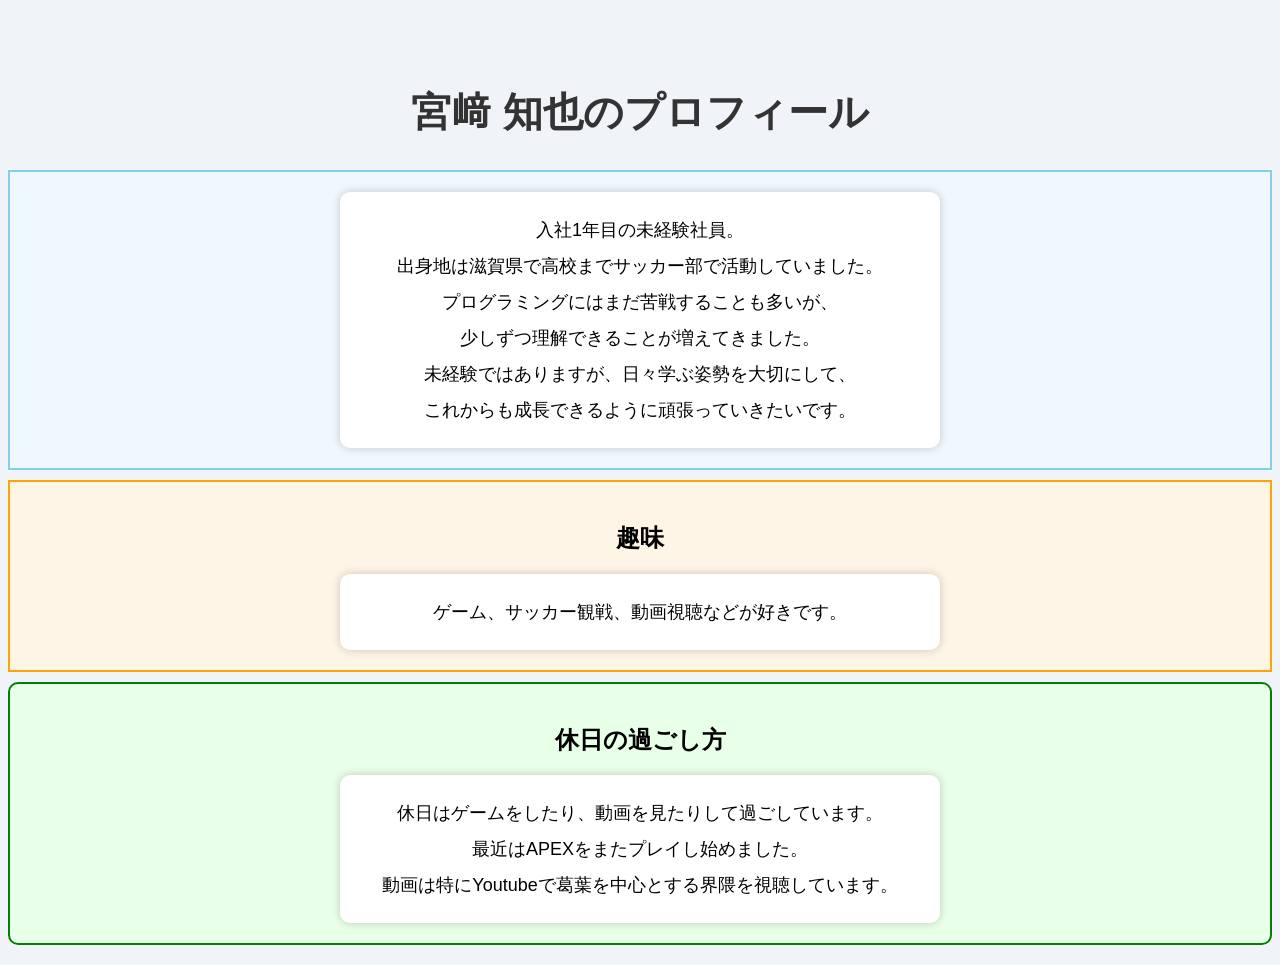
<file: index.html>
<!DOCTYPE html>
<html>
<head>
<meta charset="UTF-8">
<meta name="viewport" content="width=device-width, initial-scale=1.0">
<title>プロフィール</title>
<link rel="stylesheet" href="style.css">
</head>

<body>

<h1>宮﨑 知也のプロフィール</h1>

<div class="profile">
	<p>
		入社1年目の未経験社員。<br>
		出身地は滋賀県で高校までサッカー部で活動していました。<br>
		プログラミングにはまだ苦戦することも多いが、<br>
		少しずつ理解できることが増えてきました。<br>
		未経験ではありますが、日々学ぶ姿勢を大切にして、<br>
		これからも成長できるように頑張っていきたいです。
	</p>
</div>

<div class="hobby">
	<h2>趣味</h2>

	<p>
		ゲーム、サッカー観戦、動画視聴などが好きです。
	</p>
</div>

<div class="holiday">
	<h2>休日の過ごし方</h2>

	<p>
		休日はゲームをしたり、動画を見たりして過ごしています。<br>
		最近はAPEXをまたプレイし始めました。<br>
		動画は特にYoutubeで葛葉を中心とする界隈を視聴しています。<br>
		
	</p>
</div>
</body>
</html>
</file>
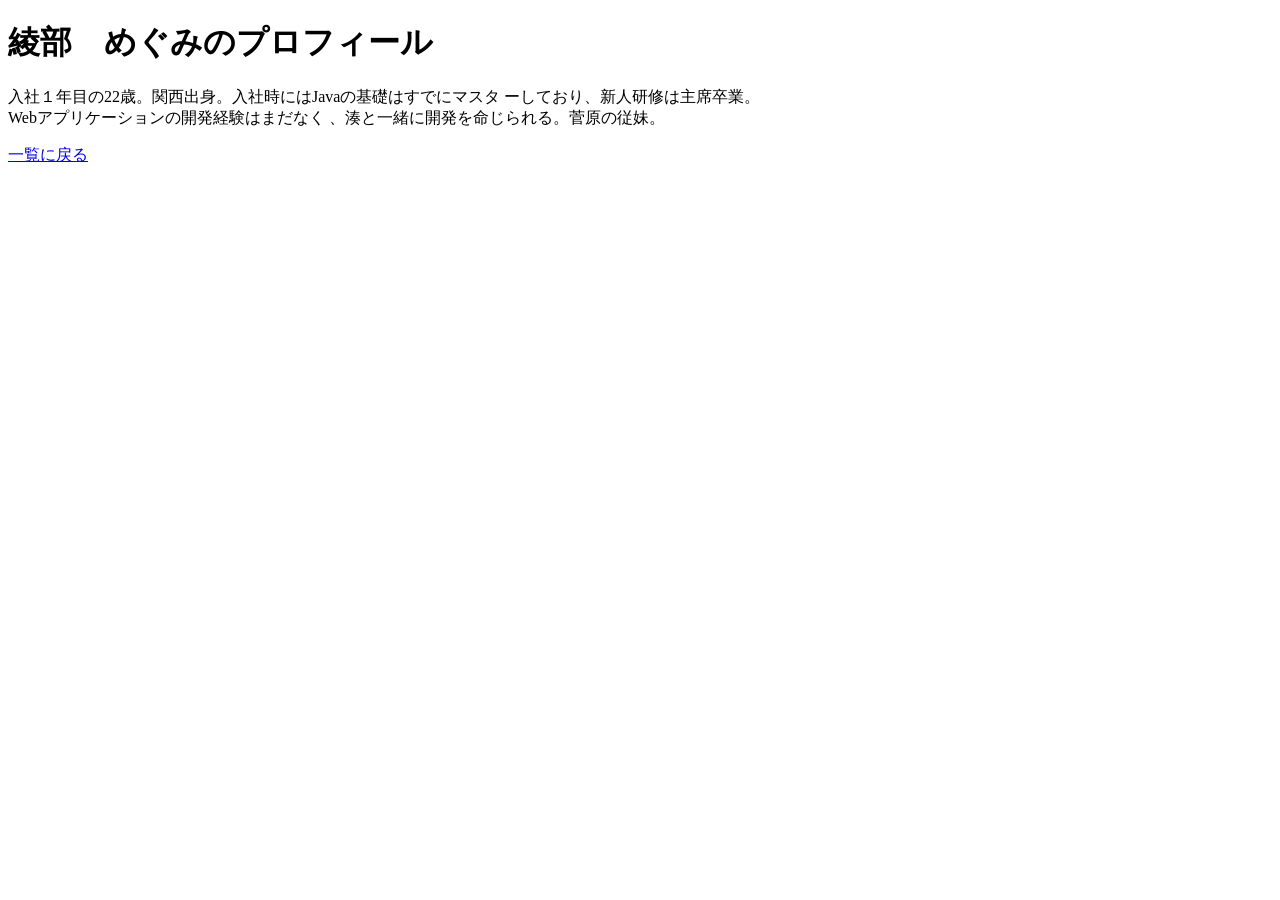
<file: ayabe.html>
<!DOCTYPE html>
<html>
<head>
<meta charset="UTF-8">
<title>スッキリメンバー一覧</title>
</head>
<body>
<h1>綾部　めぐみのプロフィール</h1>
	<p>
		入社１年目の22歳。関西出身。入社時にはJavaの基礎はすでにマスタ
		ーしており、新人研修は主席卒業。<br>Webアプリケーションの開発経験はまだなく
		、湊と一緒に開発を命じられる。菅原の従妹。
	</p>
<a href="memberList.html">一覧に戻る</a>
</body>
</html>
</file>
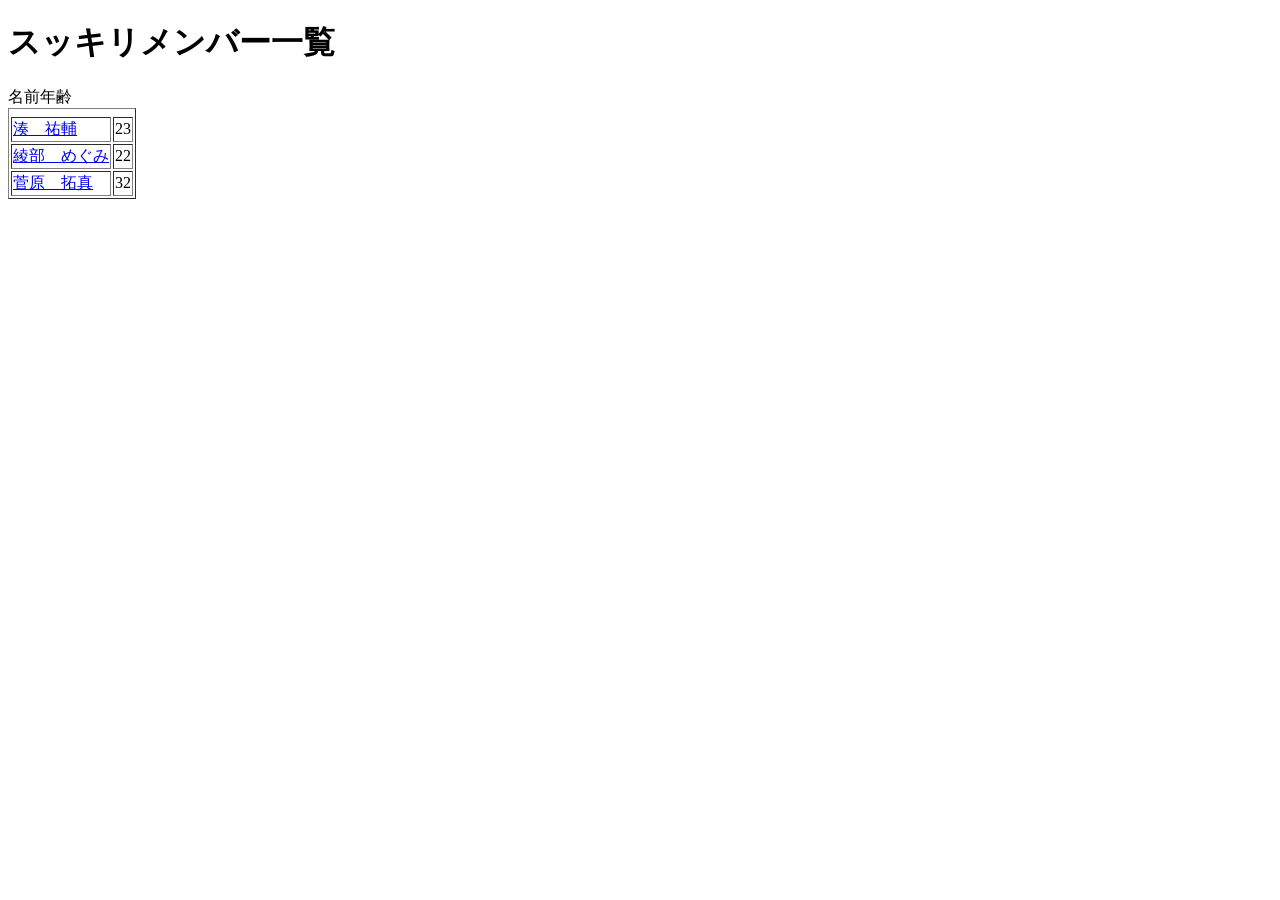
<file: memberList.html>
<!DOCTYPE html>
<html>
<head>
<meta charset="UTF-8">
<title>メンバーリストの紹介</title>
</head>
<body>
<h1>スッキリメンバー一覧</h1>
<table border="1">
	<tr>
		<tr>名前</tr>
		<tr>年齢</tr>
	</tr>
	<tr>
		<td><a href="Minato.html">湊　祐輔</a></td>
		<td>23</td>
	</tr>
	<tr>
		<td><a href="ayabe.html">綾部　めぐみ</a></td>
		<td>22</td>
	</tr>
	<tr>
		<td><a href="sugawara.html">菅原　拓真</a></td>
		<td>32</td>
	</tr>
</table>
</body>
</html>
</file>
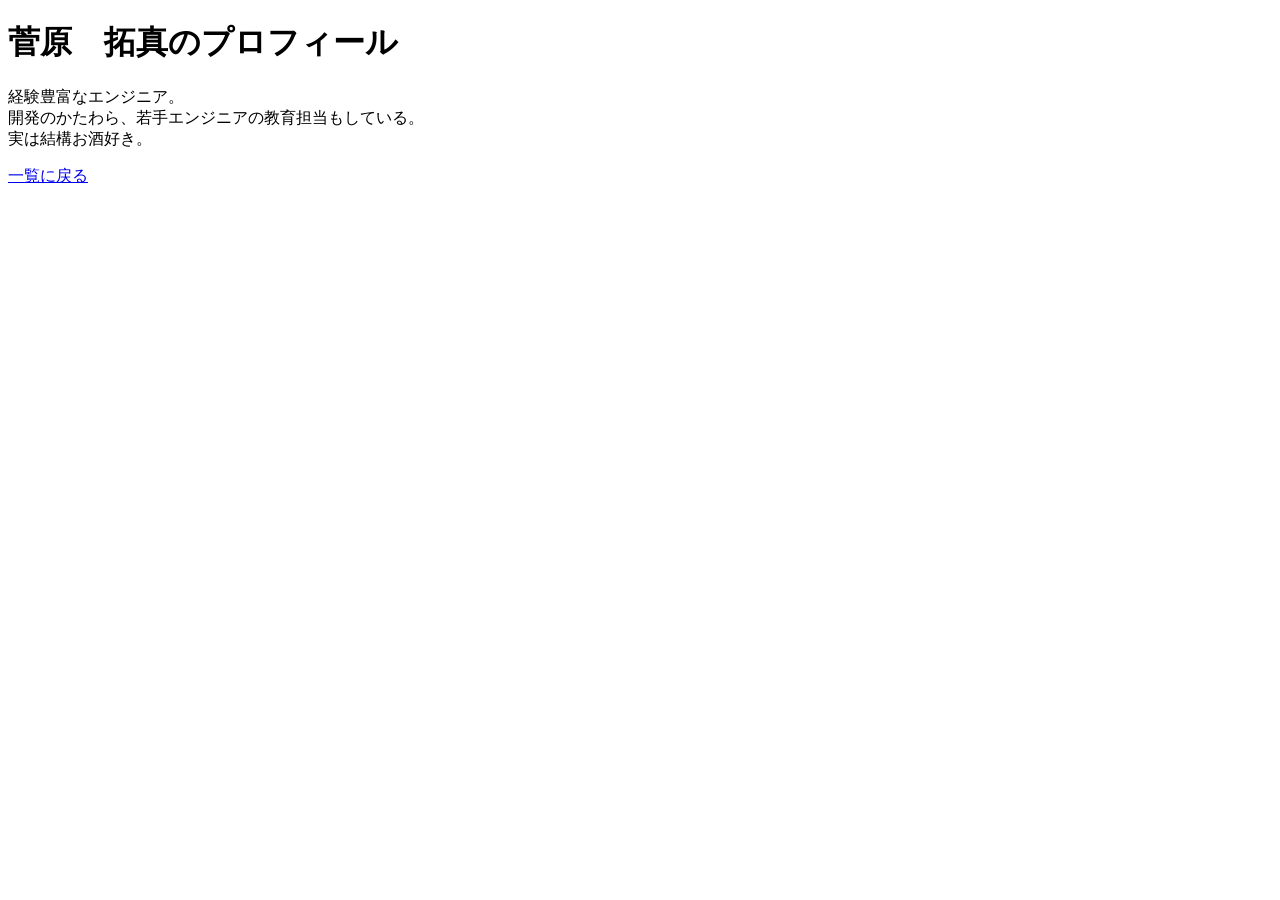
<file: sugawara.html>
<!DOCTYPE html>
<html>
<head>
<meta charset="UTF-8">
<title>スッキリメンバー一覧</title>
</head>
<body>
<h1>菅原　拓真のプロフィール</h1>
<p>
	経験豊富なエンジニア。<br>開発のかたわら、若手エンジニアの教育担当もしている。<br>実は結構お酒好き。
</p>
<a href="memberList.html">一覧に戻る</a>
</body>
</html>
</file>
<file: style.css>
@charset "UTF-8";
* {
	box-sizing: border-box;
}
/* ページ全体 */
body{
	background-color: #f0f4f8;
	font-family: sans-serif;
	text-align: center;
	padding-top: 50px;
}

/* タイトル */
h1{
	color: #333333;
	font-size: 40px;
	margin-bottom: 30px;
}

/* 自己紹介文 */
p{
	width: 600px;
	margin: auto;
	font-size: 18px;
	line-height: 2;
	background-color: white;
	padding: 20px;
	border-radius: 10px;
	box-shadow: 0 0 10px rgba(0,0,0,0.2);
}

/* リンク */
a{
	display: inline-block;
	margin-top: 30px;
	text-decoration: none;
	background-color: #3498db;
	color: white;
	padding: 12px 25px;
	border-radius: 8px;
	font-size: 18px;
	transition: 0.3s;
}

.profile {
	border: 2px solid skyblue;
	padding: 20px;
	margin-bottom: 10px;
	background-color: #f0f8ff;
}

.hobby {
	border: 2px solid orange;
	padding: 20px;
	margin-bottom: 10px;
	background-color: #fff5e6;
}
.holiday {
	width: 100%;
	padding: 20px;
	margin-bottom: 20px;
	border-radius: 10px;

	background-color: #e8ffe8;
	border: 2px solid green;
}
</file>
